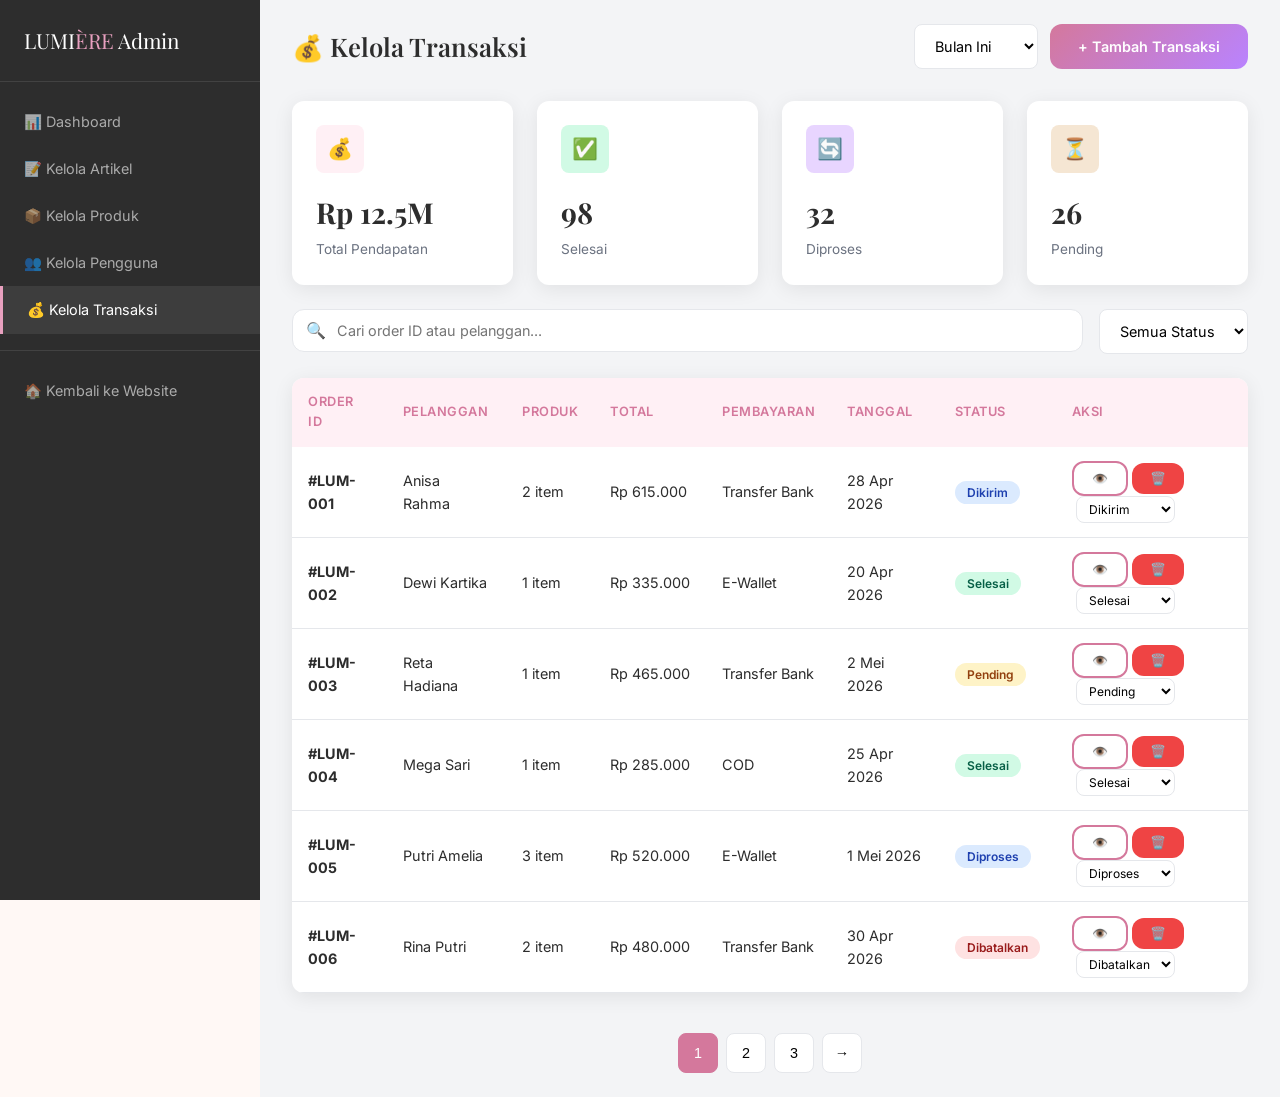
<file: admin/manage-transactions.html>
<!DOCTYPE html>
<html lang="id">
<head>
  <meta charset="UTF-8">
  <meta name="viewport" content="width=device-width, initial-scale=1.0">
  <title>Kelola Transaksi - LUMIÈRE Admin</title>
  <link rel="stylesheet" href="../css/style.css">
</head>
<body>
  <div class="admin-layout">
    <aside class="sidebar">
      <div class="sidebar-logo">LUMI<span>ÈRE</span> Admin</div>
      <ul class="sidebar-menu">
        <li><a href="dashboard.html">📊 Dashboard</a></li>
        <li><a href="manage-articles.html">📝 Kelola Artikel</a></li>
        <li><a href="manage-products.html">📦 Kelola Produk</a></li>
        <li><a href="manage-users.html">👥 Kelola Pengguna</a></li>
        <li><a href="manage-transactions.html" class="active">💰 Kelola Transaksi</a></li>
        <li class="logout"><a href="../index.html">🏠 Kembali ke Website</a></li>
      </ul>
    </aside>
    <main class="admin-main">
      <div class="admin-topbar">
        <h1>💰 Kelola Transaksi</h1>
        <div class="flex gap-12">
          <select class="form-control w-auto" title="Filter Periode"><option>Bulan Ini</option><option>Minggu Ini</option><option>Hari Ini</option><option>Semua</option></select>
          <button class="btn btn-primary" onclick="openAddTxModal()">+ Tambah Transaksi</button>
        </div>
      </div>

      <div class="grid-4 mb-24">
        <div class="stat-card"><div class="icon pink">💰</div><div class="value">Rp 12.5M</div><div class="label">Total Pendapatan</div></div>
        <div class="stat-card"><div class="icon green">✅</div><div class="value">98</div><div class="label">Selesai</div></div>
        <div class="stat-card"><div class="icon mauve">🔄</div><div class="value">32</div><div class="label">Diproses</div></div>
        <div class="stat-card"><div class="icon gold">⏳</div><div class="value">26</div><div class="label">Pending</div></div>
      </div>

      <div class="flex gap-16 mb-24 flex-wrap">
        <div class="search-bar flex-1 max-w-100"><input type="text" placeholder="Cari order ID atau pelanggan..."></div>
        <select class="form-control w-auto" title="Filter Status"><option>Semua Status</option><option>Pending</option><option>Diproses</option><option>Dikirim</option><option>Selesai</option><option>Dibatalkan</option></select>
      </div>

      <div class="table-wrap">
        <table>
          <thead><tr><th>Order ID</th><th>Pelanggan</th><th>Produk</th><th>Total</th><th>Pembayaran</th><th>Tanggal</th><th>Status</th><th>Aksi</th></tr></thead>
          <tbody id="txTableBody">
            <!-- Data will be rendered here dynamically -->
          </tbody>
        </table>
      </div>
      <div class="pagination"><button class="page-btn active">1</button><button class="page-btn">2</button><button class="page-btn">3</button><button class="page-btn">→</button></div>
    </main>
  </div>

  <div class="modal-overlay" id="txModal">
    <div class="modal">
      <div class="modal-header"><h3>Detail Transaksi</h3><button class="modal-close" onclick="closeModal('txModal')">×</button></div>
      <div class="mb-16 pb-16 border-bottom">
        <div class="flex justify-between"><strong id="viewTxId">Order #LUM-000</strong><span id="viewTxStatus" class="status status-info">Status</span></div>
        <p class="text-gray fs-085 mt-4" id="viewTxDate">Tanggal</p>
      </div>
      <h4 class="mb-12">Informasi Pelanggan</h4>
      <div class="mb-16 text-gray fs-09">
        <p><strong class="text-dark" id="viewTxCustomer">Nama</strong></p>
        <p>📧 <span id="viewTxEmail">email@email.com</span></p>
        <p>📍 Jl. Contoh No. 123</p>
      </div>
      <h4 class="mb-12">Produk</h4>
      <div id="viewTxProducts">
        <div class="flex gap-12 mb-8 align-center"><div><span class="fs-09" id="viewTxItemDesc">Item</span></div></div>
      </div>
      <div class="border-top pt-12">
        <div class="summary-row"><span>Pembayaran</span><span id="viewTxPayment">Transfer Bank</span></div>
        <div class="summary-row total"><span>Total</span><span id="viewTxTotal">Rp 0</span></div>
      </div>
    </div>
  </div>

  <div class="modal-overlay" id="addTxModal">
    <div class="modal">
      <div class="modal-header"><h3>Tambah Transaksi</h3><button class="modal-close" onclick="closeModal('addTxModal')">×</button></div>
      <div class="form-group"><label>Nama Pelanggan</label><input type="text" id="addTxCustomer" class="form-control" placeholder="Nama Pelanggan"></div>
      <div class="form-group"><label>Total (Rp)</label><input type="number" id="addTxTotal" class="form-control" placeholder="100000"></div>
      <div class="form-group"><label>Metode Pembayaran</label><select id="addTxPayment" class="form-control"><option>Transfer Bank</option><option>E-Wallet</option><option>COD</option></select></div>
      <div class="form-group"><label>Status</label><select id="addTxStatus" class="form-control"><option>Pending</option><option>Diproses</option><option>Dikirim</option><option>Selesai</option><option>Dibatalkan</option></select></div>
      <div class="flex gap-12 justify-end"><button class="btn btn-secondary" onclick="closeModal('addTxModal')">Batal</button><button class="btn btn-primary" onclick="saveTransaction()">Simpan</button></div>
    </div>
  </div>

  <script src="../js/main.js"></script>
  <script>
    // Transient cache (in-memory state)
    let transactions = [
      { id: 'LUM-001', customer: 'Anisa Rahma', items: '2 item', total: 615000, payment: 'Transfer Bank', date: '28 Apr 2026', status: 'Dikirim' },
      { id: 'LUM-002', customer: 'Dewi Kartika', items: '1 item', total: 335000, payment: 'E-Wallet', date: '20 Apr 2026', status: 'Selesai' },
      { id: 'LUM-003', customer: 'Reta Hadiana', items: '1 item', total: 465000, payment: 'Transfer Bank', date: '2 Mei 2026', status: 'Pending' },
      { id: 'LUM-004', customer: 'Mega Sari', items: '1 item', total: 285000, payment: 'COD', date: '25 Apr 2026', status: 'Selesai' },
      { id: 'LUM-005', customer: 'Putri Amelia', items: '3 item', total: 520000, payment: 'E-Wallet', date: '1 Mei 2026', status: 'Diproses' },
      { id: 'LUM-006', customer: 'Rina Putri', items: '2 item', total: 480000, payment: 'Transfer Bank', date: '30 Apr 2026', status: 'Dibatalkan' }
    ];

    function formatRupiah(number) {
      return new Intl.NumberFormat('id-ID', { style: 'currency', currency: 'IDR', minimumFractionDigits: 0 }).format(number);
    }

    function getStatusClass(status) {
      if (status === 'Selesai') return 'success';
      if (status === 'Pending') return 'warning';
      if (status === 'Diproses' || status === 'Dikirim') return 'info';
      if (status === 'Dibatalkan') return 'danger';
      return 'secondary';
    }

    function renderTable() {
      const tbody = document.getElementById('txTableBody');
      tbody.innerHTML = '';
      transactions.forEach((tx) => {
        const tr = document.createElement('tr');
        tr.className = 'searchable';
        tr.innerHTML = `
          <td><strong>#${tx.id}</strong></td>
          <td>${tx.customer}</td>
          <td>${tx.items}</td>
          <td>${formatRupiah(tx.total)}</td>
          <td>${tx.payment}</td>
          <td>${tx.date}</td>
          <td><span class="status status-${getStatusClass(tx.status)}">${tx.status}</span></td>
          <td>
            <button class="btn btn-sm btn-secondary" onclick="viewTransaction('${tx.id}')">👁️</button>
            <button class="btn btn-sm btn-danger" onclick="deleteTransaction('${tx.id}')">🗑️</button>
            <select class="form-control w-auto select-sm" style="margin-left: 4px;" title="Ubah Status" onchange="updateStatus('${tx.id}', this.value)">
              <option value="Pending" ${tx.status === 'Pending' ? 'selected' : ''}>Pending</option>
              <option value="Diproses" ${tx.status === 'Diproses' ? 'selected' : ''}>Diproses</option>
              <option value="Dikirim" ${tx.status === 'Dikirim' ? 'selected' : ''}>Dikirim</option>
              <option value="Selesai" ${tx.status === 'Selesai' ? 'selected' : ''}>Selesai</option>
              <option value="Dibatalkan" ${tx.status === 'Dibatalkan' ? 'selected' : ''}>Dibatalkan</option>
            </select>
          </td>
        `;
        tbody.appendChild(tr);
      });
    }

    function viewTransaction(id) {
      const tx = transactions.find(x => x.id === id);
      if(tx) {
        document.getElementById('viewTxId').textContent = 'Order #' + tx.id;
        document.getElementById('viewTxStatus').className = 'status status-' + getStatusClass(tx.status);
        document.getElementById('viewTxStatus').textContent = tx.status;
        document.getElementById('viewTxDate').textContent = tx.date;
        document.getElementById('viewTxCustomer').textContent = tx.customer;
        document.getElementById('viewTxEmail').textContent = tx.customer.split(' ')[0].toLowerCase() + '@email.com';
        document.getElementById('viewTxItemDesc').textContent = tx.items + ' (Data dummy)';
        document.getElementById('viewTxPayment').textContent = tx.payment;
        document.getElementById('viewTxTotal').textContent = formatRupiah(tx.total);
        openModal('txModal');
      }
    }

    function updateStatus(id, newStatus) {
      const tx = transactions.find(x => x.id === id);
      if(tx) {
        tx.status = newStatus;
        renderTable();
        showToast('Status berhasil diubah!');
      }
    }

    function deleteTransaction(id) {
      if(confirm('Apakah Anda yakin ingin menghapus transaksi ini?')) {
        transactions = transactions.filter(x => x.id !== id);
        renderTable();
        showToast('Transaksi berhasil dihapus!');
      }
    }

    function openAddTxModal() {
      document.getElementById('addTxCustomer').value = '';
      document.getElementById('addTxTotal').value = '';
      document.getElementById('addTxPayment').value = 'Transfer Bank';
      document.getElementById('addTxStatus').value = 'Pending';
      openModal('addTxModal');
    }

    function saveTransaction() {
      const customer = document.getElementById('addTxCustomer').value;
      const total = parseInt(document.getElementById('addTxTotal').value) || 0;
      const payment = document.getElementById('addTxPayment').value;
      const status = document.getElementById('addTxStatus').value;
      
      if(!customer || !total) {
        alert('Pelanggan dan Total wajib diisi!');
        return;
      }

      const now = new Date();
      const dateStr = `${now.getDate()} ${now.toLocaleString('id-ID', { month: 'short' })} ${now.getFullYear()}`;
      
      // Generate ID like LUM-007
      const maxNum = transactions.reduce((max, tx) => {
        const num = parseInt(tx.id.replace('LUM-', ''));
        return num > max ? num : max;
      }, 0);
      const newId = 'LUM-' + String(maxNum + 1).padStart(3, '0');

      transactions.push({
        id: newId,
        customer: customer,
        items: '1 item',
        total: total,
        payment: payment,
        date: dateStr,
        status: status
      });
      
      showToast('Transaksi berhasil ditambahkan!');
      closeModal('addTxModal');
      renderTable();
    }

    // Render initial table on load
    document.addEventListener('DOMContentLoaded', () => {
      renderTable();
    });
  </script>
</body>
</html>
</file>
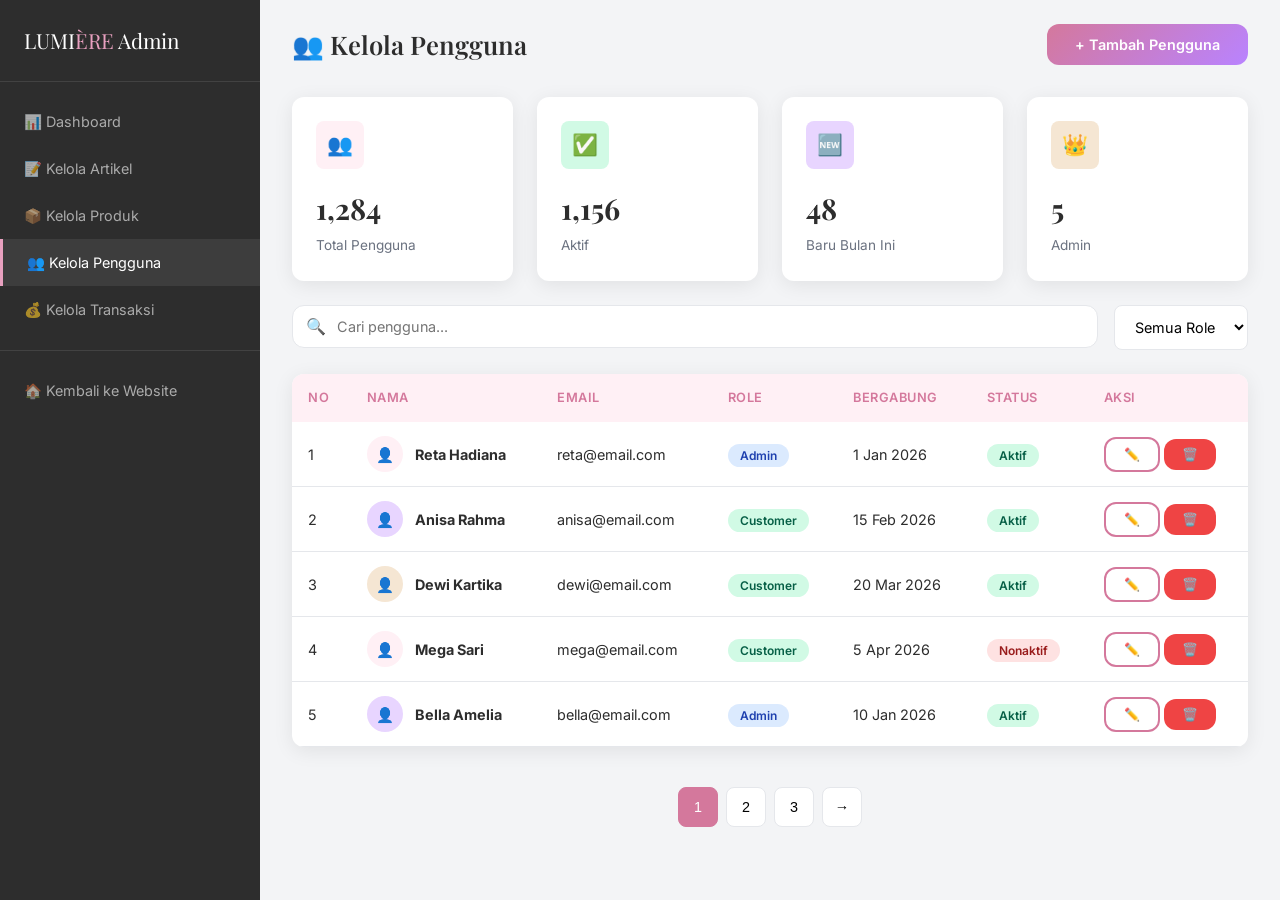
<file: admin/manage-users.html>
<!DOCTYPE html>
<html lang="id">
<head>
  <meta charset="UTF-8">
  <meta name="viewport" content="width=device-width, initial-scale=1.0">
  <title>Kelola Pengguna - LUMIÈRE Admin</title>
  <link rel="stylesheet" href="../css/style.css">
</head>
<body>
  <div class="admin-layout">
    <aside class="sidebar">
      <div class="sidebar-logo">LUMI<span>ÈRE</span> Admin</div>
      <ul class="sidebar-menu">
        <li><a href="dashboard.html">📊 Dashboard</a></li>
        <li><a href="manage-articles.html">📝 Kelola Artikel</a></li>
        <li><a href="manage-products.html">📦 Kelola Produk</a></li>
        <li><a href="manage-users.html" class="active">👥 Kelola Pengguna</a></li>
        <li><a href="manage-transactions.html">💰 Kelola Transaksi</a></li>
        <li class="logout"><a href="../index.html">🏠 Kembali ke Website</a></li>
      </ul>
    </aside>
    <main class="admin-main">
      <div class="admin-topbar">
        <h1>👥 Kelola Pengguna</h1>
        <button class="btn btn-primary" onclick="openAddModal()">+ Tambah Pengguna</button>
      </div>

      <div class="grid-4 mb-24">
        <div class="stat-card"><div class="icon pink">👥</div><div class="value">1,284</div><div class="label">Total Pengguna</div></div>
        <div class="stat-card"><div class="icon green">✅</div><div class="value">1,156</div><div class="label">Aktif</div></div>
        <div class="stat-card"><div class="icon mauve">🆕</div><div class="value">48</div><div class="label">Baru Bulan Ini</div></div>
        <div class="stat-card"><div class="icon gold">👑</div><div class="value">5</div><div class="label">Admin</div></div>
      </div>

      <div class="flex gap-16 mb-24 flex-wrap">
        <div class="search-bar flex-1 max-w-100"><input type="text" placeholder="Cari pengguna..."></div>
        <select class="form-control w-auto" title="Filter Role"><option>Semua Role</option><option>Admin</option><option>Customer</option></select>
      </div>

      <div class="table-wrap">
        <table>
          <thead><tr><th>No</th><th>Nama</th><th>Email</th><th>Role</th><th>Bergabung</th><th>Status</th><th>Aksi</th></tr></thead>
          <tbody id="userTableBody">
            <!-- Data will be rendered here dynamically -->
          </tbody>
        </table>
      </div>
      <div class="pagination"><button class="page-btn active">1</button><button class="page-btn">2</button><button class="page-btn">3</button><button class="page-btn">→</button></div>
    </main>
  </div>

  <div class="modal-overlay" id="userModal">
    <div class="modal">
      <div class="modal-header"><h3>Tambah / Edit Pengguna</h3><button class="modal-close" onclick="closeModal('userModal')">×</button></div>
      <input type="hidden" id="userId">
      <div class="grid-2">
        <div class="form-group"><label>Nama Lengkap</label><input type="text" id="userName" class="form-control" placeholder="Nama lengkap"></div>
        <div class="form-group"><label>Email</label><input type="email" id="userEmail" class="form-control" placeholder="email@example.com"></div>
      </div>
      <div class="grid-2">
        <div class="form-group"><label>Role</label><select id="userRole" class="form-control" title="Pilih role pengguna"><option>Customer</option><option>Admin</option></select></div>
        <div class="form-group"><label>Status</label><select id="userStatus" class="form-control" title="Pilih status pengguna"><option>Aktif</option><option>Nonaktif</option></select></div>
      </div>
      <div class="form-group"><label>Password</label><input type="password" id="userPassword" class="form-control" placeholder="••••••••"></div>
      <div class="flex gap-12 justify-end"><button class="btn btn-secondary" onclick="closeModal('userModal')">Batal</button><button class="btn btn-primary" onclick="saveUser()">Simpan</button></div>
    </div>
  </div>

  <script src="../js/main.js"></script>
  <script>
    // Transient cache (in-memory state)
    let users = [
      { id: 1, name: 'Reta Hadiana', email: 'reta@email.com', role: 'Admin', date: '1 Jan 2026', status: 'Aktif', avatarColor: 'pink' },
      { id: 2, name: 'Anisa Rahma', email: 'anisa@email.com', role: 'Customer', date: '15 Feb 2026', status: 'Aktif', avatarColor: 'mauve' },
      { id: 3, name: 'Dewi Kartika', email: 'dewi@email.com', role: 'Customer', date: '20 Mar 2026', status: 'Aktif', avatarColor: 'gold' },
      { id: 4, name: 'Mega Sari', email: 'mega@email.com', role: 'Customer', date: '5 Apr 2026', status: 'Nonaktif', avatarColor: 'pink' },
      { id: 5, name: 'Bella Amelia', email: 'bella@email.com', role: 'Admin', date: '10 Jan 2026', status: 'Aktif', avatarColor: 'mauve' }
    ];

    function renderTable() {
      const tbody = document.getElementById('userTableBody');
      tbody.innerHTML = '';
      users.forEach((u, index) => {
        const tr = document.createElement('tr');
        tr.className = 'searchable';
        tr.innerHTML = `
          <td>${index + 1}</td>
          <td>
            <div class="flex gap-12 align-center">
              <div class="avatar avatar-${u.avatarColor}">👤</div>
              <strong>${u.name}</strong>
            </div>
          </td>
          <td>${u.email}</td>
          <td><span class="status status-${u.role === 'Admin' ? 'info' : 'success'}">${u.role}</span></td>
          <td>${u.date}</td>
          <td><span class="status status-${u.status === 'Aktif' ? 'success' : 'danger'}">${u.status}</span></td>
          <td>
            <button class="btn btn-sm btn-secondary" onclick="editUser(${u.id})">✏️</button>
            <button class="btn btn-sm btn-danger" onclick="deleteUser(${u.id})">🗑️</button>
          </td>
        `;
        tbody.appendChild(tr);
      });
    }

    function clearForm() {
      document.getElementById('userId').value = '';
      document.getElementById('userName').value = '';
      document.getElementById('userEmail').value = '';
      document.getElementById('userRole').value = 'Customer';
      document.getElementById('userStatus').value = 'Aktif';
      document.getElementById('userPassword').value = '';
    }

    function openAddModal() {
      clearForm();
      openModal('userModal');
    }

    function editUser(id) {
      const u = users.find(x => x.id === id);
      if(u) {
        document.getElementById('userId').value = u.id;
        document.getElementById('userName').value = u.name;
        document.getElementById('userEmail').value = u.email;
        document.getElementById('userRole').value = u.role;
        document.getElementById('userStatus').value = u.status;
        document.getElementById('userPassword').value = ''; // leave blank
        openModal('userModal');
      }
    }

    function deleteUser(id) {
      if(confirm('Apakah Anda yakin ingin menghapus pengguna ini?')) {
        users = users.filter(x => x.id !== id);
        renderTable();
        showToast('Pengguna berhasil dihapus!');
      }
    }

    function saveUser() {
      const id = document.getElementById('userId').value;
      const name = document.getElementById('userName').value;
      const email = document.getElementById('userEmail').value;
      const role = document.getElementById('userRole').value;
      const status = document.getElementById('userStatus').value;
      
      if(!name || !email) {
        alert('Nama dan Email wajib diisi!');
        return;
      }

      if(id) {
        // Edit existing user
        const uIndex = users.findIndex(x => x.id == id);
        if(uIndex !== -1) {
          users[uIndex].name = name;
          users[uIndex].email = email;
          users[uIndex].role = role;
          users[uIndex].status = status;
        }
        showToast('Pengguna berhasil diperbarui!');
      } else {
        // Create new user
        const newId = users.length > 0 ? Math.max(...users.map(x => x.id)) + 1 : 1;
        const now = new Date();
        const dateStr = `${now.getDate()} ${now.toLocaleString('id-ID', { month: 'short' })} ${now.getFullYear()}`;
        const colors = ['pink', 'mauve', 'gold'];
        const randomColor = colors[Math.floor(Math.random() * colors.length)];
        users.push({
          id: newId,
          name: name,
          email: email,
          role: role,
          date: dateStr,
          status: status,
          avatarColor: randomColor
        });
        showToast('Pengguna berhasil ditambahkan!');
      }
      
      closeModal('userModal');
      renderTable();
    }

    // Render initial table on load
    document.addEventListener('DOMContentLoaded', () => {
      renderTable();
    });
  </script>
</body>
</html>
</file>
<file: css/style.css>
@import url('https://fonts.googleapis.com/css2?family=Playfair+Display:wght@400;500;600;700&family=Inter:wght@300;400;500;600;700&display=swap');

:root {
  --pink: #E8A0BF; --pink-light: #FFF0F5; --pink-dark: #D4789C;
  --mauve: #B983FF; --mauve-light: #E8D5FF;
  --gold: #D4A574; --gold-light: #F5E6D3;
  --cream: #FFF8F5; --white: #FFFFFF;
  --dark: #2D2D2D; --gray: #6B7280; --gray-light: #F3F4F6; --border: #E5E7EB;
  --font-heading: 'Playfair Display', serif;
  --font-body: 'Inter', sans-serif;
  --shadow: 0 4px 20px rgba(0,0,0,0.08);
  --shadow-lg: 0 10px 40px rgba(0,0,0,0.12);
  --radius: 12px; --radius-sm: 8px;
  --transition: all 0.3s ease;
}

* { margin:0; padding:0; box-sizing:border-box; }
html { scroll-behavior:smooth; }
body { font-family:var(--font-body); color:var(--dark); background:var(--cream); line-height:1.6; }
a { text-decoration:none; color:inherit; }
img { max-width:100%; display:block; }
h1,h2,h3,h4 { font-family:var(--font-heading); font-weight:600; line-height:1.3; }
.container { max-width:1200px; margin:0 auto; padding:0 20px; }

/* NAVBAR */
.navbar { background:rgba(255,255,255,0.95); -webkit-backdrop-filter:blur(10px); backdrop-filter:blur(10px); position:sticky; top:0; z-index:1000; border-bottom:1px solid var(--border); padding:16px 0; transition:var(--transition); }
.navbar .container { display:flex; align-items:center; justify-content:space-between; }
.nav-logo { font-family:var(--font-heading); font-size:1.6rem; font-weight:700; color:var(--pink-dark); }
.nav-logo span { color:var(--mauve); }
.nav-links { display:flex; gap:28px; align-items:center; list-style:none; }
.nav-links a { font-size:0.9rem; font-weight:500; color:var(--gray); transition:var(--transition); position:relative; }
.nav-links a:hover, .nav-links a.active { color:var(--pink-dark); }
.nav-links a.active::after { content:''; position:absolute; bottom:-4px; left:0; width:100%; height:2px; background:var(--pink-dark); border-radius:2px; }
.nav-actions { display:flex; gap:16px; align-items:center; }
.nav-cart { position:relative; font-size:1.2rem; cursor:pointer; }
.nav-cart .badge { position:absolute; top:-8px; right:-8px; background:var(--pink-dark); color:#fff; font-size:0.65rem; width:18px; height:18px; border-radius:50%; display:flex; align-items:center; justify-content:center; }
.hamburger { display:none; flex-direction:column; gap:5px; cursor:pointer; background:none; border:none; margin-right:16px; }
.hamburger span { width:24px; height:2px; background:var(--dark); transition:var(--transition); }

/* BUTTONS */
.btn { display:inline-flex; align-items:center; gap:8px; padding:12px 28px; border-radius:var(--radius); font-family:var(--font-body); font-size:0.9rem; font-weight:600; cursor:pointer; transition:var(--transition); border:none; }
.btn-primary { background:linear-gradient(135deg,var(--pink-dark),var(--mauve)); color:#fff; }
.btn-primary:hover { transform:translateY(-2px); box-shadow:0 8px 25px rgba(212,120,156,0.4); }
.btn-secondary { background:var(--white); color:var(--pink-dark); border:2px solid var(--pink-dark); }
.btn-secondary:hover { background:var(--pink-light); }
.btn-gold { background:linear-gradient(135deg,var(--gold),#C4956A); color:#fff; }
.btn-gold:hover { transform:translateY(-2px); box-shadow:0 8px 25px rgba(212,165,116,0.4); }
.btn-sm { padding:8px 18px; font-size:0.8rem; }
.btn-danger { background:#EF4444; color:#fff; }
.btn-danger:hover { background:#DC2626; }

/* SECTION COMMON */
.section { padding:80px 0; }
.section-header { text-align:center; margin-bottom:50px; }
.section-header h2 { font-size:2.2rem; margin-bottom:12px; }
.section-header p { color:var(--gray); max-width:600px; margin:0 auto; }
.section-header .line { width:60px; height:3px; background:linear-gradient(90deg,var(--pink-dark),var(--mauve)); margin:16px auto 0; border-radius:3px; }

/* LANDING PAGE / HERO */
.hero { padding:80px 0; background:linear-gradient(135deg,var(--pink-light) 0%,var(--white) 50%,var(--mauve-light) 100%); position:relative; overflow:hidden; }
.hero .container { display:flex; align-items:center; gap:60px; }
.hero-content { flex:1; }
.hero-badge { display:inline-block; background:var(--gold-light); color:var(--gold); padding:6px 16px; border-radius:20px; font-size:0.8rem; font-weight:600; margin-bottom:20px; }
.hero h1 { font-size:3.2rem; margin-bottom:16px; }
.hero h1 span { color:var(--pink-dark); }
.hero p { color:var(--gray); font-size:1.05rem; margin-bottom:32px; max-width:480px; }
.hero-btns { display:flex; gap:16px; }
.hero-image { flex:1; position:relative; }
.hero-image img { border-radius:20px; box-shadow:var(--shadow-lg); }
.hero-float { position:absolute; background:var(--white); padding:14px 20px; border-radius:var(--radius); box-shadow:var(--shadow); animation:float 3s ease-in-out infinite; }
.hero-float.f1 { top:20px; right:-20px; }
.hero-float.f2 { bottom:30px; left:-20px; animation-delay:1.5s; }

@keyframes float { 0%,100%{transform:translateY(0)} 50%{transform:translateY(-10px)} }

/* LANDING PAGE / KATEGORI */
.card-center { text-align: center; padding: 32px 20px; }
.card-icon-xl { font-size: 2.5rem; margin-bottom: 12px; }

/* LANDING PAGE / PRODUK UNGGULAN */
.flex-between-center { display: flex; justify-content: space-between; align-items: center; margin-top: 12px; }

/* LANDING PAGE / ARTIKEL TERBARU */
.flex-between-gray { display: flex; justify-content: space-between; color: var(--gray); font-size: 0.8rem; margin-top: 8px; }

/* LANDING PAGE / BLOK UMUM */
.bg-white { background: var(--white); }
.text-pink { color: var(--pink); }

/* LANDING PAGE / PROMO BANNER */
.promo-banner { background: linear-gradient(135deg, var(--pink-dark), var(--mauve)); color: #fff; text-align: center; }
.promo-banner-title { color: #fff; font-size: 2.4rem; margin-bottom: 12px; }
.promo-banner-text { color: rgba(255,255,255,0.85); max-width: 500px; margin: 0 auto 28px; font-size: 1.05rem; }

/* LANDING PAGE / NEWSLETTER */
.newsletter-form { display: flex; gap: 12px; max-width: 480px; margin: 0 auto; }
.newsletter-copy { color: var(--gray); max-width: 460px; margin: 12px auto 28px; }

/* CARDS */
.card { background:var(--white); border-radius:var(--radius); overflow:hidden; box-shadow:var(--shadow); transition:var(--transition); }
.card:hover { transform:translateY(-6px); box-shadow:var(--shadow-lg); }
.card-img { width:100%; height:220px; object-fit:cover; }
.card-body { padding:20px; }
.card-tag { display:inline-block; background:var(--pink-light); color:var(--pink-dark); padding:4px 10px; border-radius:6px; font-size:0.75rem; font-weight:600; margin-bottom:8px; }
.card-title { font-size:1.1rem; margin-bottom:8px; }
.card-text { color:var(--gray); font-size:0.85rem; margin-bottom:12px; }
.card-price { font-family:var(--font-heading); font-size:1.2rem; color:var(--pink-dark); font-weight:700; }
.card-price .old { text-decoration:line-through; color:var(--gray); font-size:0.9rem; font-weight:400; margin-left:8px; }

/* GRID */
.grid-2 { display:grid; grid-template-columns:repeat(2,1fr); gap:24px; }
.grid-3 { display:grid; grid-template-columns:repeat(3,1fr); gap:24px; }
.grid-4 { display:grid; grid-template-columns:repeat(4,1fr); gap:24px; }

/* FOOTER */
.footer { background:var(--dark); color:rgba(255,255,255,0.7); padding:60px 0 30px; }
.footer-grid { display:grid; grid-template-columns:2fr 1fr 1fr 1fr; gap:40px; margin-bottom:40px; }
.footer-brand { font-family:var(--font-heading); font-size:1.4rem; color:#fff; margin-bottom:12px; }
.footer h4 { color:#fff; margin-bottom:16px; font-size:1rem; }
.footer ul { list-style:none; }
.footer ul li { margin-bottom:10px; }
.footer ul a { transition:var(--transition); font-size:0.9rem; }
.footer ul a:hover { color:var(--pink); }
.footer-bottom { border-top:1px solid rgba(255,255,255,0.1); padding-top:24px; text-align:center; font-size:0.85rem; }

/* CATEGORY PILLS */
.categories { display:flex; gap:12px; flex-wrap:wrap; margin-bottom:32px; justify-content:center; }
.cat-pill { padding:8px 20px; border-radius:20px; border:1.5px solid var(--border); font-size:0.85rem; font-weight:500; cursor:pointer; transition:var(--transition); background:var(--white); }
.cat-pill:hover, .cat-pill.active { background:var(--pink-dark); color:#fff; border-color:var(--pink-dark); }

/* FORM ELEMENTS */
.form-group { margin-bottom:20px; }
.form-group label { display:block; font-size:0.85rem; font-weight:600; margin-bottom:6px; color:var(--dark); }
.form-control { width:100%; padding:12px 16px; border:1.5px solid var(--border); border-radius:var(--radius-sm); font-family:var(--font-body); font-size:0.9rem; transition:var(--transition); background:var(--white); }
.form-control:focus { outline:none; border-color:var(--pink-dark); box-shadow:0 0 0 3px rgba(212,120,156,0.15); }
textarea.form-control { min-height:120px; resize:vertical; }
select.form-control { cursor:pointer; }

/* TABLE */
.table-wrap { overflow-x:auto; background:var(--white); border-radius:var(--radius); box-shadow:var(--shadow); }
table { width:100%; border-collapse:collapse; }
thead { background:var(--pink-light); }
th { padding:14px 16px; text-align:left; font-size:0.8rem; font-weight:600; color:var(--pink-dark); text-transform:uppercase; letter-spacing:0.5px; }
td { padding:14px 16px; border-bottom:1px solid var(--border); font-size:0.9rem; }
tr:hover { background:var(--gray-light); }

/* BADGES / STATUS */
.status { padding:4px 12px; border-radius:20px; font-size:0.75rem; font-weight:600; }
.status-success { background:#D1FAE5; color:#065F46; }
.status-warning { background:#FEF3C7; color:#92400E; }
.status-danger { background:#FEE2E2; color:#991B1B; }
.status-info { background:#DBEAFE; color:#1E40AF; }

/* BREADCRUMB */
.breadcrumb { display:flex; gap:8px; align-items:center; font-size:0.85rem; color:var(--gray); padding:20px 0; }
.breadcrumb a:hover { color:var(--pink-dark); }
.breadcrumb span { color:var(--pink-dark); font-weight:500; }

/* PAGINATION */
.pagination { display:flex; gap:8px; justify-content:center; margin-top:40px; }
.page-btn { width:40px; height:40px; display:flex; align-items:center; justify-content:center; border-radius:var(--radius-sm); border:1.5px solid var(--border); font-size:0.9rem; font-weight:500; cursor:pointer; transition:var(--transition); background:var(--white); }
.page-btn:hover, .page-btn.active { background:var(--pink-dark); color:#fff; border-color:var(--pink-dark); }

/* ADMIN LAYOUT */
.admin-layout { display:flex; min-height:100vh; }
.sidebar { width:260px; background:var(--dark); color:#fff; padding:24px 0; position:fixed; height:100vh; overflow-y:auto; }
.sidebar-logo { padding:0 24px 24px; font-family:var(--font-heading); font-size:1.3rem; border-bottom:1px solid rgba(255,255,255,0.1); }
.sidebar-logo span { color:var(--pink); }
.sidebar-menu { list-style:none; padding:16px 0; }
.sidebar-menu li a { display:flex; align-items:center; gap:12px; padding:12px 24px; color:rgba(255,255,255,0.6); font-size:0.9rem; transition:var(--transition); }
.sidebar-menu li a:hover, .sidebar-menu li a.active { color:#fff; background:rgba(255,255,255,0.08); border-left:3px solid var(--pink); }
.admin-main { flex:1; margin-left:260px; padding:24px 32px; background:var(--gray-light); min-height:100vh; }
.admin-topbar { display:flex; justify-content:space-between; align-items:center; margin-bottom:32px; }
.admin-topbar h1 { font-size:1.6rem; }

/* STAT CARDS */
.stat-card { background:var(--white); border-radius:var(--radius); padding:24px; box-shadow:var(--shadow); }
.stat-card .icon { width:48px; height:48px; border-radius:var(--radius-sm); display:flex; align-items:center; justify-content:center; font-size:1.3rem; margin-bottom:16px; }
.stat-card .icon.pink { background:var(--pink-light); color:var(--pink-dark); }
.stat-card .icon.mauve { background:var(--mauve-light); color:var(--mauve); }
.stat-card .icon.gold { background:var(--gold-light); color:var(--gold); }
.stat-card .icon.green { background:#D1FAE5; color:#065F46; }
.stat-card .value { font-family:var(--font-heading); font-size:1.8rem; font-weight:700; }
.stat-card .label { color:var(--gray); font-size:0.85rem; margin-top:4px; }

/* CART / CHECKOUT */
.cart-item { display:flex; gap:20px; align-items:center; background:var(--white); padding:20px; border-radius:var(--radius); margin-bottom:16px; box-shadow:var(--shadow); }
.cart-item img { width:100px; height:100px; object-fit:cover; border-radius:var(--radius-sm); }
.cart-info { flex:1; }
.cart-info h4 { margin-bottom:4px; }
.cart-info p { color:var(--gray); font-size:0.85rem; }
.cart-qty { display:flex; align-items:center; gap:12px; }
.cart-qty button { width:32px; height:32px; border-radius:50%; border:1.5px solid var(--border); background:var(--white); cursor:pointer; font-size:1rem; transition:var(--transition); }
.cart-qty button:hover { background:var(--pink-light); border-color:var(--pink-dark); }
.cart-remove { color:#EF4444; cursor:pointer; font-size:1.1rem; }

.order-summary { background:var(--white); border-radius:var(--radius); padding:28px; box-shadow:var(--shadow); position:sticky; top:100px; }
.order-summary h3 { margin-bottom:20px; }
.summary-row { display:flex; justify-content:space-between; padding:10px 0; font-size:0.9rem; }
.summary-row.total { border-top:2px solid var(--border); margin-top:8px; padding-top:16px; font-weight:700; font-size:1.1rem; }

/* SEARCH */
.search-bar { position:relative; max-width:400px; }
.search-bar input { width:100%; padding:12px 16px 12px 44px; border:1.5px solid var(--border); border-radius:var(--radius); font-family:var(--font-body); font-size:0.9rem; background:var(--white); }
.search-bar input:focus { outline:none; border-color:var(--pink-dark); }
.search-bar::before { content:'🔍'; position:absolute; left:14px; top:50%; transform:translateY(-50%); font-size:1rem; }

/* RATING */
.rating { color:#F59E0B; font-size:0.9rem; letter-spacing:2px; }

/* MODAL */
.modal-overlay { position:fixed; inset:0; background:rgba(0,0,0,0.5); z-index:2000; display:none; align-items:center; justify-content:center; }
.modal-overlay.show { display:flex; }
.modal { background:var(--white); border-radius:var(--radius); padding:32px; max-width:500px; width:90%; max-height:80vh; overflow-y:auto; }
.modal-header { display:flex; justify-content:space-between; align-items:center; margin-bottom:24px; }
.modal-close { background:none; border:none; font-size:1.5rem; cursor:pointer; color:var(--gray); }

/* TOAST */
.toast { position:fixed; top:24px; right:24px; background:var(--white); border-left:4px solid var(--pink-dark); padding:16px 24px; border-radius:var(--radius-sm); box-shadow:var(--shadow-lg); z-index:3000; transform:translateX(120%); transition:var(--transition); }
.toast.show { transform:translateX(0); }

/* DETAIL PRODUK / HELPERS UMUM */
.w-45 { width: 45%; }
.object-cover { object-fit: cover; }
.card-featured-body { padding: 32px; display: flex; flex-direction: column; justify-content: center; }
.d-none { display: none; }
.text-pink-dark { color: var(--pink-dark); }
.fs-08 { font-size: 0.8rem; }
.fw-600 { font-weight: 600; }
.mt-12 { margin-top: 12px; }
.mt-20 { margin-top: 20px; }
.mt-60 { margin-top: 60px; }
.ml-8 { margin-left: 8px; }
.mb-8 { margin-bottom: 8px; }
.p-16 { padding: 16px; }
.p-20 { padding: 20px; }
.checkout-grid { display: grid; grid-template-columns: 1fr 380px; gap: 32px; align-items: start; }
.grid-detail { display: grid; grid-template-columns: 1fr 1fr; gap: 48px; align-items: start; margin-top: 20px; }
.progress-steps { display: flex; justify-content: center; gap: 40px; margin: 24px 0 40px; }
.progress-step { text-align: center; }
.option-list { display: flex; flex-direction: column; gap: 12px; }
.option-card { display: flex; align-items: center; gap: 16px; padding: 16px; border: 2px solid var(--border); border-radius: var(--radius-sm); cursor: pointer; }
.option-card.active { border-color: var(--pink-dark); background: var(--pink-light); }
.option-radio { accent-color: var(--pink-dark); }
.checkout-summary-items { margin: 16px 0; padding: 12px 0; border-bottom: 1px solid var(--border); }
.checkout-summary-item { display: flex; gap: 12px; margin-bottom: 12px; }
.checkout-summary-item:last-child { margin-bottom: 0; }
.checkout-summary-item img { width: 50px; height: 50px; object-fit: cover; border-radius: 6px; }
.checkout-summary-title { font-size: 0.85rem; font-weight: 600; }
.checkout-summary-meta { font-size: 0.8rem; color: var(--gray); }
.detail-image { border-radius: var(--radius); width: 100%; box-shadow: var(--shadow); }
.thumbs-row { display: flex; gap: 12px; margin-top: 16px; }
.thumb-img { width: 80px; height: 80px; object-fit: cover; border-radius: 8px; cursor: pointer; border: 2px solid transparent; }
.thumb-img.active { border-color: var(--pink-dark); }
.detail-tag { margin-bottom: 12px; }
.detail-title { font-size: 2rem; margin-bottom: 8px; }
.detail-rating { margin-bottom: 12px; }
.detail-rating-note { color: var(--gray); font-size: 0.85rem; }
.detail-price-lg { font-size: 1.6rem; margin-bottom: 20px; }
.detail-description { color: var(--gray); line-height: 1.8; margin-bottom: 24px; }
.detail-stats { display: flex; gap: 16px; flex-wrap: wrap; margin-bottom: 24px; }
.detail-stat { background: var(--gray-light); padding: 12px 20px; border-radius: var(--radius-sm); text-align: center; flex: 1; min-width: 120px; }
.detail-stat-value { font-weight: 600; }
.detail-stat-label { font-size: 0.8rem; color: var(--gray); }
.detail-actions { display: flex; gap: 12px; margin-bottom: 32px; }
.detail-section { border-top: 1px solid var(--border); padding-top: 20px; }
.detail-chips { display: flex; flex-wrap: wrap; gap: 8px; }
.chip { background: var(--gray-light); padding: 6px 14px; border-radius: 20px; font-size: 0.8rem; }
.reviews-section { margin-top: 60px; }
.review-list { display: flex; flex-direction: column; gap: 16px; }
.review-card { padding: 20px; }
.review-header { display: flex; justify-content: space-between; margin-bottom: 8px; }
.review-date { color: var(--gray); font-size: 0.8rem; }
.footer-copy { margin-top: 8px; font-size: 0.9rem; }

/* TRANSACTION HISTORY / RIWAYAT */
.history-filters { display: flex; gap: 12px; margin-bottom: 24px; flex-wrap: wrap; }
.history-list { display: flex; flex-direction: column; gap: 16px; }
.order-card { padding: 24px; }
.order-header { display: flex; justify-content: space-between; align-items: center; margin-bottom: 16px; flex-wrap: wrap; gap: 8px; }
.order-title { font-weight: 600; }
.order-date { color: var(--gray); font-size: 0.85rem; }
.order-items { display: flex; gap: 16px; flex-wrap: wrap; padding: 16px 0; border-top: 1px solid var(--border); border-bottom: 1px solid var(--border); }
.order-item { display: flex; gap: 12px; align-items: center; }
.order-item img { width: 56px; height: 56px; object-fit: cover; border-radius: 8px; }
.order-item-name { font-weight: 500; font-size: 0.9rem; }
.order-item-meta { color: var(--gray); font-size: 0.8rem; }
.order-summary-row { display: flex; justify-content: space-between; align-items: center; margin-top: 16px; }
.order-actions { display: flex; gap: 8px; }

/* RESPONSIVE */
@media(max-width:992px) {
  .grid-4 { grid-template-columns:repeat(2,1fr); }
  .hero .container { flex-direction:column; text-align:center; }
  .hero p { margin:0 auto 32px; }
  .hero-btns { justify-content:center; }
  .footer-grid { grid-template-columns:repeat(2,1fr); }
  .sidebar { transform:translateX(-100%); z-index:1001; }
  .sidebar.open { transform:translateX(0); }
  .admin-main { margin-left:0; }
}
@media(max-width:768px) {
  .grid-3, .grid-2 { grid-template-columns:1fr; }
  .nav-links { display:none; }
  .hamburger { display:flex; }
  .hero h1 { font-size:2.2rem; }
}

/* PAGE HELPERS: ADMIN */
.sidebar-menu li.logout {
  border-top: 1px solid rgba(255,255,255,0.1);
  margin-top: 16px;
  padding-top: 16px;
}

.admin-welcome {
  color: var(--gray);
  font-size: 0.9rem;
}

.admin-date {
  display: flex;
  align-items: center;
  gap: 12px;
}

.admin-date span {
  font-size: 0.9rem;
}

.admin-avatar {
  width: 40px;
  height: 40px;
  border-radius: 50%;
  background: var(--pink-light);
  display: flex;
  align-items: center;
  justify-content: center;
}

.mb-32 {
  margin-bottom: 32px;
}

.p-24 {
  padding: 24px;
}

.flex-between {
  display: flex;
  justify-content: space-between;
  align-items: center;
  margin-bottom: 20px;
}

.link-primary {
  color: var(--pink-dark);
  font-size: 0.85rem;
  font-weight: 600;
}

.no-shadow {
  box-shadow: none;
}

.flex-column {
  display: flex;
  flex-direction: column;
  gap: 16px;
}

.product-item {
  display: flex;
  gap: 12px;
  align-items: center;
}

.product-img {
  width: 48px;
  height: 48px;
  object-fit: cover;
  border-radius: 8px;
}

.product-info {
  flex: 1;
}

.product-name {
  font-weight: 600;
  font-size: 0.9rem;
}

.product-sales {
  color: var(--gray);
  font-size: 0.8rem;
}

.price-primary {
  color: var(--pink-dark);
}

.mb-20 {
  margin-bottom: 20px;
}

.chart-container {
  display: flex;
  align-items: flex-end;
  gap: 12px;
  height: 200px;
  padding: 20px 0;
}

.chart-bar {
  flex: 1;
  text-align: center;
}

.chart-bar div {
  background: linear-gradient(to top, var(--pink-dark), var(--pink));
  border-radius: 6px 6px 0 0;
  margin-bottom: 8px;
}

.height-45 { height: 45%; }
.height-60 { height: 60%; }
.height-75 { height: 75%; }
.height-85 { height: 85%; }
.height-100 { height: 100%; }

.mauve-bg { background: linear-gradient(to top, var(--pink-dark), var(--mauve)) !important; }

/* SHARED UTILITY CLASSES */
.flex { display: flex; }
.gap-12 { gap: 12px; }
.gap-16 { gap: 16px; }
.mb-24 { margin-bottom: 24px; }
.flex-wrap { flex-wrap: wrap; }
.flex-1 { flex: 1; }
.max-w-100 { max-width: 100%; }
.w-auto { width: auto; }
.justify-end { justify-content: flex-end; }
.align-center { align-items: center; }
.text-gray { color: var(--gray); }
.fs-085 { font-size: 0.85rem; }
.mt-4 { margin-top: 4px; }
.mb-12 { margin-bottom: 12px; }
.mb-16 { margin-bottom: 16px; }
.pb-16 { padding-bottom: 16px; }
.border-bottom { border-bottom: 1px solid var(--border); }
.img-40 { width: 40px; height: 40px; object-fit: cover; border-radius: 8px; }
.img-50 { width: 50px; height: 50px; object-fit: cover; border-radius: 8px; }

/* SHARED UTILITY CLASSES: EXTENDED */
.fs-09 { font-size: 0.9rem; }
.border-top { border-top: 1px solid var(--border); }
.pt-12 { padding-top: 12px; }
.text-dark { color: var(--dark); }

.select-sm { padding: 4px 8px; font-size: 0.75rem; }

.avatar { width: 36px; height: 36px; border-radius: 50%; display: flex; align-items: center; justify-content: center; }
.avatar-pink { background: var(--pink-light); }
.avatar-mauve { background: var(--mauve-light); }
.avatar-gold { background: var(--gold-light); }

.pt-40 { padding-top: 40px; }
.mb-30 { margin-bottom: 30px; }
.mb-32 { margin-bottom: 32px; }
.fs-24 { font-size: 2.4rem; }
.w-100 { width: 100%; }
.justify-center { justify-content: center; }
.text-center { text-align: center; }
.gap-40 { gap: 40px; }
.m-24-0-40 { margin: 24px 0 40px; }
.grid-checkout { display: grid; grid-template-columns: 1fr 380px; gap: 32px; align-items: start; }
.p-28 { padding: 28px; }
.mb-24 { margin-bottom: 24px; }
.step-circle { width: 36px; height: 36px; border-radius: 50%; display: flex; align-items: center; justify-content: center; margin: 0 auto 8px; }
.step-active { background: var(--pink-dark); color: #fff; }
.step-inactive { background: var(--border); color: var(--gray); }
.grid-cart { display: grid; grid-template-columns: 1fr 360px; gap: 32px; align-items: start; }
.qty-text { font-weight: 600; min-width: 20px; text-align: center; }
.discount-green { color: #059669; }
.mt-16 { margin-top: 16px; }
.mb-12 { margin-bottom: 12px; }
.card-featured { display: flex; margin-bottom: 32px; overflow: hidden; }
.card-featured img { width: 45%; object-fit: cover; }
.card-featured-body { padding: 32px; display: flex; flex-direction: column; justify-content: center; }
.fs-16 { font-size: 1.6rem; }
.m-12-0 { margin: 12px 0; }
.fs-095 { font-size: 0.95rem; }
.mb-16 { margin-bottom: 16px; }
.flex-meta { display: flex; gap: 16px; color: var(--gray); font-size: 0.85rem; }
.filter-bar { display: flex; justify-content: space-between; align-items: center; flex-wrap: wrap; gap: 16px; margin-bottom: 24px; }
.mb-0 { margin-bottom: 0; }

.chart-label {
  font-size: 0.75rem;
  color: var(--gray);
}
</file>
